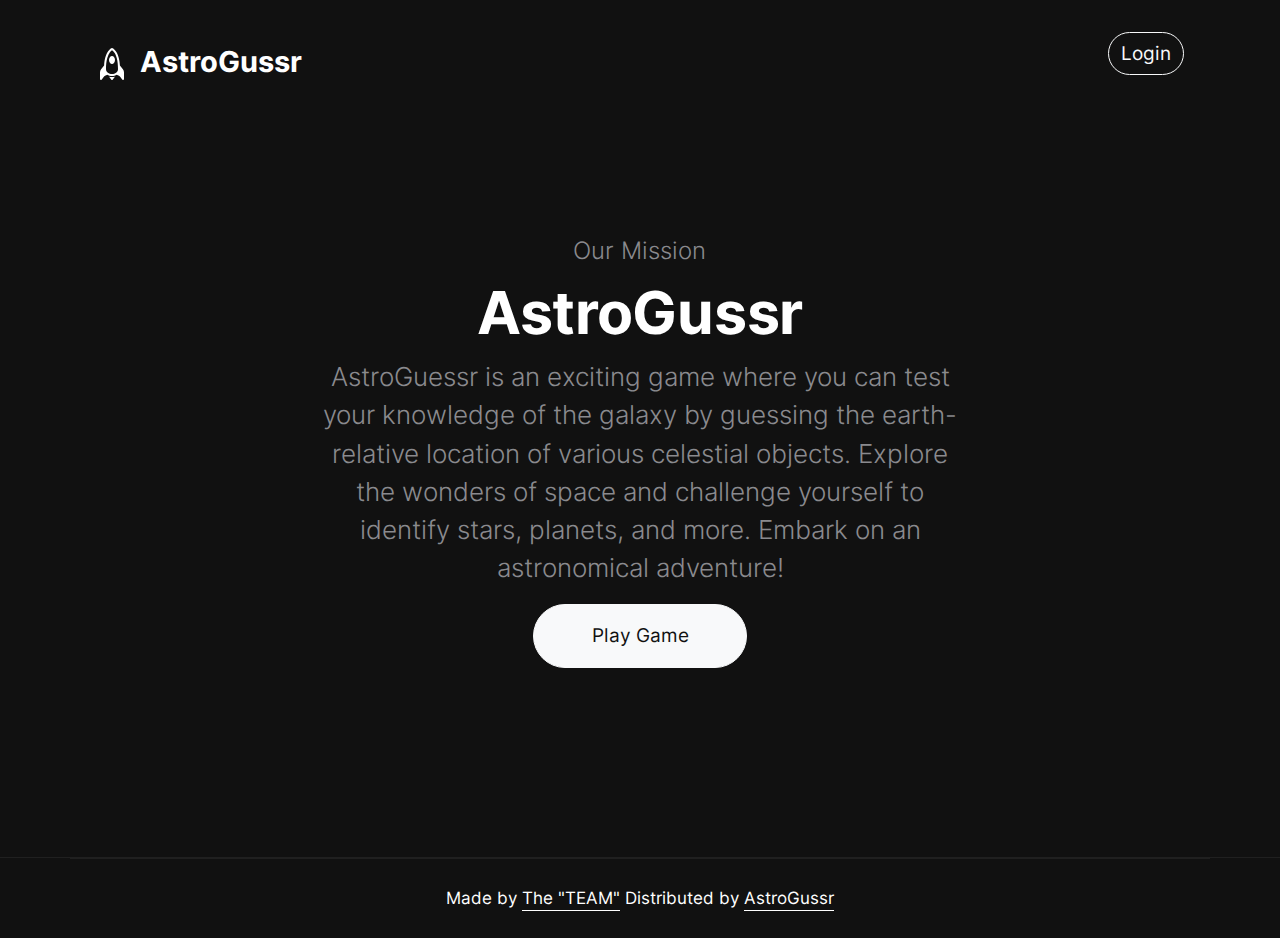
<file: frontend/index.html>
<!doctype html>
<html class="h-100" lang="en">

<head>
  <meta charset="utf-8">
  <meta name="viewport" content="width=device-width,initial-scale=1,shrink-to-fit=no">
  <meta name="description" content="A well made and handcrafted Bootstrap 5 template">
  <link rel="apple-touch-icon" sizes="180x180" href="img/rocket.svg">
  <link rel="icon" type="image/png" sizes="32x32" href="img/favicon-32x32.png">
  <link rel="icon" type="image/png" sizes="16x16" href="img/favicon-16x16.png">
  <link rel="icon" type="image/png" sizes="96x96" href="img/favicon.png">
  <meta name="author" content="The TEAM">
  <meta name="generator" content="A space guessing game">
  <meta name="HandheldFriendly" content="true">
  <title>AstroGussr - A space guessing game.</title>
  <link rel="stylesheet" href="css/theme.min.css">

  <style>
    /* inter-300 - latin */
    @font-face {
      font-family: 'Inter';
      font-style: normal;
      font-weight: 300;
      font-display: swap;
      src: local(''),
        url('fonts/inter-v12-latin-300.woff2') format('woff2'),
        /* Chrome 26+, Opera 23+, Firefox 39+ */
        url('fonts/inter-v12-latin-300.woff') format('woff');
      /* Chrome 6+, Firefox 3.6+, IE 9+, Safari 5.1+ */
    }

    /* inter-400 - latin */
    @font-face {
      font-family: 'Inter';
      font-style: normal;
      font-weight: 400;
      font-display: swap;
      src: local(''),
        url('fonts/inter-v12-latin-regular.woff2') format('woff2'),
        /* Chrome 26+, Opera 23+, Firefox 39+ */
        url('fonts/inter-v12-latin-regular.woff') format('woff');
      /* Chrome 6+, Firefox 3.6+, IE 9+, Safari 5.1+ */
    }

    @font-face {
      font-family: 'Inter';
      font-style: normal;
      font-weight: 500;
      font-display: swap;
      src: local(''),
        url('fonts/inter-v12-latin-500.woff2') format('woff2'),
        /* Chrome 26+, Opera 23+, Firefox 39+ */
        url('fonts/inter-v12-latin-500.woff') format('woff');
      /* Chrome 6+, Firefox 3.6+, IE 9+, Safari 5.1+ */
    }

    @font-face {
      font-family: 'Inter';
      font-style: normal;
      font-weight: 700;
      font-display: swap;
      src: local(''),
        url('fonts/inter-v12-latin-700.woff2') format('woff2'),
        /* Chrome 26+, Opera 23+, Firefox 39+ */
        url('fonts/inter-v12-latin-700.woff') format('woff');
      /* Chrome 6+, Firefox 3.6+, IE 9+, Safari 5.1+ */
    }
  </style>

</head>

<body class="bg-black text-white mt-0" data-bs-spy="scroll" data-bs-target="#navScroll">

  <nav id="navScroll" class="navbar navbar-dark bg-black fixed-top px-vw-5" tabindex="0">
    <div class="container">
      <a class="navbar-brand pe-md-4 fs-4 col-12 col-md-auto text-center" href="/">
        <svg xmlns="http://www.w3.org/2000/svg" width="32" height="32" fill="currentColor" class="bi bi-rocket"
          viewBox="0 0 16 16">
          <path d="M8 8c.828 0 1.5-.895 1.5-2S8.828 4 8 4s-1.5.895-1.5 2S7.172 8 8 8" />
          <path
            d="M11.953 8.81c-.195-3.388-.968-5.507-1.777-6.819C9.707 1.233 9.23.751 8.857.454a3.5 3.5 0 0 0-.463-.315A2 2 0 0 0 8.25.064.55.55 0 0 0 8 0a.55.55 0 0 0-.266.073 2 2 0 0 0-.142.08 4 4 0 0 0-.459.33c-.37.308-.844.803-1.31 1.57-.805 1.322-1.577 3.433-1.774 6.756l-1.497 1.826-.004.005A2.5 2.5 0 0 0 2 12.202V15.5a.5.5 0 0 0 .9.3l1.125-1.5c.166-.222.42-.4.752-.57.214-.108.414-.192.625-.281l.198-.084c.7.428 1.55.635 2.4.635s1.7-.207 2.4-.635q.1.044.196.083c.213.09.413.174.627.282.332.17.586.348.752.57l1.125 1.5a.5.5 0 0 0 .9-.3v-3.298a2.5 2.5 0 0 0-.548-1.562zM12 10.445v.055c0 .866-.284 1.585-.75 2.14.146.064.292.13.425.199.39.197.8.46 1.1.86L13 14v-1.798a1.5 1.5 0 0 0-.327-.935zM4.75 12.64C4.284 12.085 4 11.366 4 10.5v-.054l-.673.82a1.5 1.5 0 0 0-.327.936V14l.225-.3c.3-.4.71-.664 1.1-.861.133-.068.279-.135.425-.199M8.009 1.073q.096.06.226.163c.284.226.683.621 1.09 1.28C10.137 3.836 11 6.237 11 10.5c0 .858-.374 1.48-.943 1.893C9.517 12.786 8.781 13 8 13s-1.517-.214-2.057-.607C5.373 11.979 5 11.358 5 10.5c0-4.182.86-6.586 1.677-7.928.409-.67.81-1.082 1.096-1.32q.136-.113.236-.18Z" />
          <path d="M9.479 14.361c-.48.093-.98.139-1.479.139s-.999-.046-1.479-.139L7.6 15.8a.5.5 0 0 0 .8 0z" />
        </svg>
        <span class="ms-md-1 mt-1 fw-bolder me-md-5">AstroGussr</span>
      </a>

      <a href="/login" aria-label="Login" target="_self">
        <p class="btn btn-outline-light">Login</p>
      </a>


    </div>
  </nav>

  <main>
    <div class="w-100 overflow-hidden position-relative bg-black text-white" data-aos="fade">
      <div class="position-absolute w-100 h-100 bg-black opacity-75 top-0 start-0"></div>
      <div class="container py-vh-4 position-relative mt-5 px-vw-5 text-center">
        <div class="row d-flex align-items-center justify-content-center py-vh-5">
          <div class="col-12 col-xl-10">
            <span class="h5 text-secondary fw-lighter">Our Mission</span>
            <h1 class="display-huge mt-3 mb-3 lh-1">AstroGussr</h1>
          </div>
          <div class="col-12 col-xl-8">
            <p class="lead text-secondary">AstroGuessr is an exciting game where you can test your knowledge of the galaxy by guessing the earth-relative location of various celestial objects. Explore the wonders of space and challenge yourself to identify stars, planets, and more. Embark on an astronomical adventure!</p>
          </div>
          <div class="col-12 text-center">
            <b><a href="#" class="btn btn-xl btn-light" onclick="location.assign('/game_selector')">Play Game</a></b>
          </div>
        </div>
      </div>
    </div>
  </main>

  <footer class="bg-black border-top border-dark">
    <div class="container text-center small py-vh-2 border-top border-dark">Made by
      <a class="link-fancy link-fancy-light" target="_blank">The "TEAM"</a>
      Distributed by <a class="link-fancy link-fancy-light" target="_blank">AstroGussr</a>
    </div>
  </footer>

  <script src="js/bootstrap.bundle.min.js"></script>
  <script src="js/aos.js"></script>
  <script>
    AOS.init({
      duration: 800, // values from 0 to 3000, with step 50ms
    });
  </script>
  <script>
    let scrollpos = window.scrollY;
    const header = document.querySelector(".navbar");
    const header_height = header.offsetHeight;

    const add_class_on_scroll = () => header.classList.add("scrolled", "shadow-sm");
    const remove_class_on_scroll = () => header.classList.remove("scrolled", "shadow-sm");

    window.addEventListener('scroll', function () {
      scrollpos = window.scrollY;

      if (scrollpos >= header_height) { add_class_on_scroll(); }
      else { remove_class_on_scroll(); }

      console.log(scrollpos);
    })
  </script>

</body>

</html>
</file>
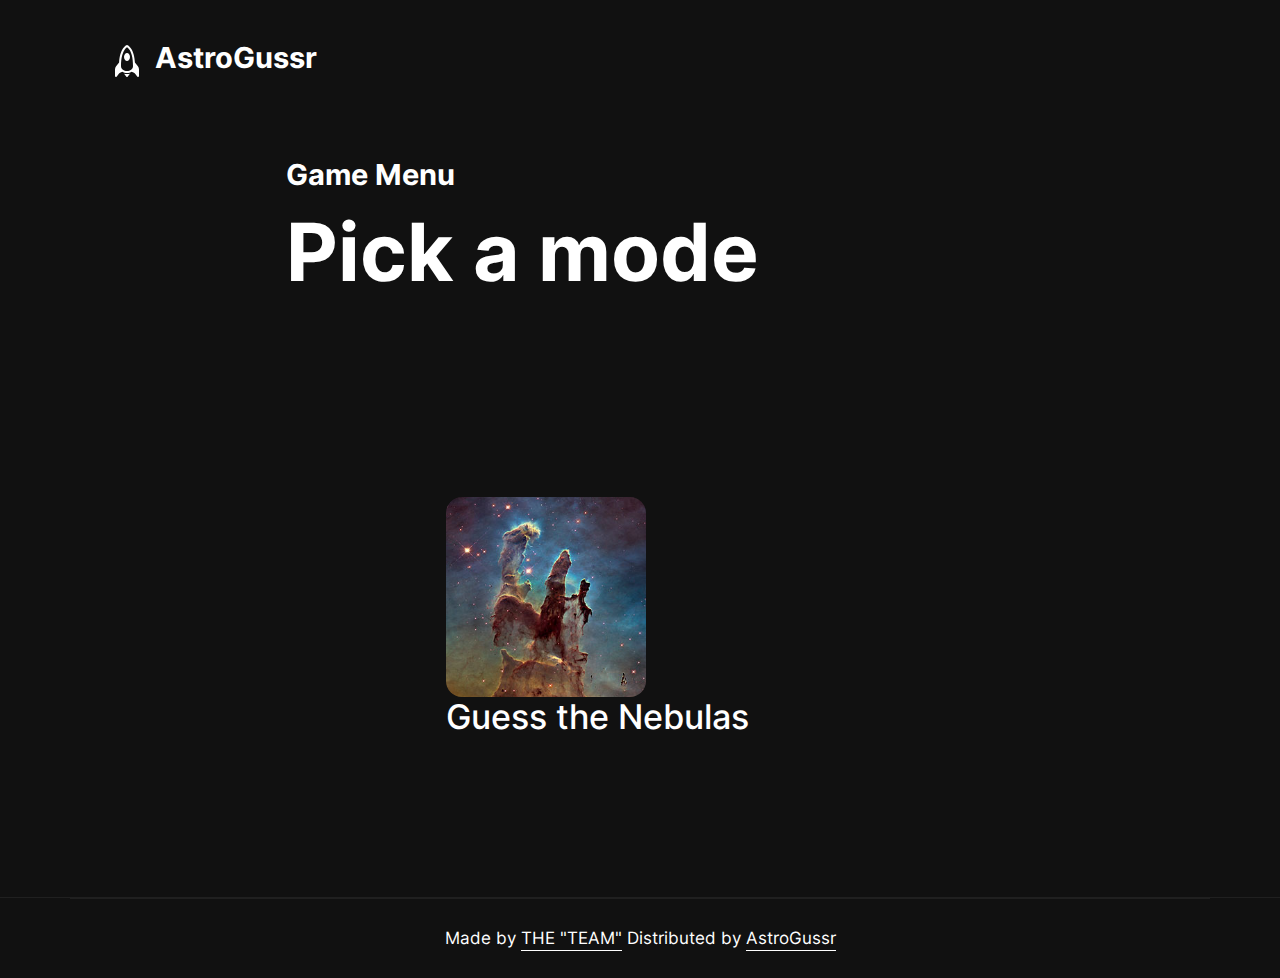
<file: frontend/game_selector.html>
<!doctype html>
<html class="h-100" lang="en">

<head>
  <meta charset="utf-8">

  <link rel="stylesheet" href="https://cdn.jsdelivr.net/npm/bootstrap@4.0.0/dist/css/bootstrap.min.css"
    integrity="sha384-Gn5384xqQ1aoWXA+058RXPxPg6fy4IWvTNh0E263XmFcJlSAwiGgFAW/dAiS6JXm" crossorigin="anonymous">
  <script src="https://code.jquery.com/jquery-3.2.1.slim.min.js"
    integrity="sha384-KJ3o2DKtIkvYIK3UENzmM7KCkRr/rE9/Qpg6aAZGJwFDMVNA/GpGFF93hXpG5KkN"
    crossorigin="anonymous"></script>
  <script src="https://cdn.jsdelivr.net/npm/popper.js@1.12.9/dist/umd/popper.min.js"
    integrity="sha384-ApNbgh9B+Y1QKtv3Rn7W3mgPxhU9K/ScQsAP7hUibX39j7fakFPskvXusvfa0b4Q"
    crossorigin="anonymous"></script>
  <script src="https://cdn.jsdelivr.net/npm/bootstrap@4.0.0/dist/js/bootstrap.min.js"
    integrity="sha384-JZR6Spejh4U02d8jOt6vLEHfe/JQGiRRSQQxSfFWpi1MquVdAyjUar5+76PVCmYl"
    crossorigin="anonymous"></script>
  <meta name="viewport" content="width=device-width,initial-scale=1,shrink-to-fit=no">
  <meta name="description" content="A well made and handcrafted Bootstrap 5 template">
  <link rel="apple-touch-icon" sizes="180x180" href="img/rocket.svg">
  <link rel="icon" type="image/png" sizes="32x32" href="img/favicon-32x32.png">
  <link rel="icon" type="image/png" sizes="16x16" href="img/favicon-16x16.png">
  <link rel="icon" type="image/png" sizes="96x96" href="img/favicon.png">
  <meta name="author" content="THE TEAM">
  <meta name="generator" content="A space guessing game">
  <meta name="HandheldFriendly" content="true">
  <title>AstroGussr - A space guessing game.</title>
  <link rel="stylesheet" href="css/theme.min.css">

  <style>
    .hover_div:hover {
      scale: 1.1;
      color: turquoise;
    }
    /* inter-300 - latin */
    @font-face {
      font-family: 'Inter';
      font-style: normal;
      font-weight: 300;
      font-display: swap;
      src: local(''),
        url('fonts/inter-v12-latin-300.woff2') format('woff2'),
        /* Chrome 26+, Opera 23+, Firefox 39+ */
        url('fonts/inter-v12-latin-300.woff') format('woff');
      /* Chrome 6+, Firefox 3.6+, IE 9+, Safari 5.1+ */
    }

    /* inter-400 - latin */
    @font-face {
      font-family: 'Inter';
      font-style: normal;
      font-weight: 400;
      font-display: swap;
      src: local(''),
        url('fonts/inter-v12-latin-regular.woff2') format('woff2'),
        /* Chrome 26+, Opera 23+, Firefox 39+ */
        url('fonts/inter-v12-latin-regular.woff') format('woff');
      /* Chrome 6+, Firefox 3.6+, IE 9+, Safari 5.1+ */
    }

    @font-face {
      font-family: 'Inter';
      font-style: normal;
      font-weight: 500;
      font-display: swap;
      src: local(''),
        url('fonts/inter-v12-latin-500.woff2') format('woff2'),
        /* Chrome 26+, Opera 23+, Firefox 39+ */
        url('fonts/inter-v12-latin-500.woff') format('woff');
      /* Chrome 6+, Firefox 3.6+, IE 9+, Safari 5.1+ */
    }

    @font-face {
      font-family: 'Inter';
      font-style: normal;
      font-weight: 700;
      font-display: swap;
      src: local(''),
        url('fonts/inter-v12-latin-700.woff2') format('woff2'),
        /* Chrome 26+, Opera 23+, Firefox 39+ */
        url('fonts/inter-v12-latin-700.woff') format('woff');
      /* Chrome 6+, Firefox 3.6+, IE 9+, Safari 5.1+ */
    }

    .image-container {
      position: relative;
      width: 300px;
      /* Adjust as needed */
    }

    .overlay {
      position: absolute;
      top: 0;
      bottom: 0;
      left: 0;
      right: 0;
      background-color: rgba(0, 0, 0, 0.5);
      /* Adjust opacity as needed */
      color: white;
      visibility: hidden;
      opacity: 0;
      transition: opacity 0.5s;
    }

    .image-container:hover .overlay {
      visibility: visible;
      opacity: 1;
    }

    .text {
      position: absolute;
      top: 50%;
      left: 50%;
      transform: translate(-50%, -50%);
    }
  </style>
</head>

<body class="bg-black text-white mt-0" data-bs-spy="scroll" data-bs-target="#navScroll">
  <nav id="navScroll" class="navbar navbar-dark bg-black fixed-top px-vw-5" tabindex="0">
    <div class="container">
      <a class="navbar-brand pe-md-4 fs-4 col-12 col-md-auto text-center" href="/">
        <svg xmlns="http://www.w3.org/2000/svg" width="32" height="32" fill="currentColor" class="bi bi-rocket"
          viewBox="0 0 16 16">
          <path d="M8 8c.828 0 1.5-.895 1.5-2S8.828 4 8 4s-1.5.895-1.5 2S7.172 8 8 8" />
          <path
            d="M11.953 8.81c-.195-3.388-.968-5.507-1.777-6.819C9.707 1.233 9.23.751 8.857.454a3.5 3.5 0 0 0-.463-.315A2 2 0 0 0 8.25.064.55.55 0 0 0 8 0a.55.55 0 0 0-.266.073 2 2 0 0 0-.142.08 4 4 0 0 0-.459.33c-.37.308-.844.803-1.31 1.57-.805 1.322-1.577 3.433-1.774 6.756l-1.497 1.826-.004.005A2.5 2.5 0 0 0 2 12.202V15.5a.5.5 0 0 0 .9.3l1.125-1.5c.166-.222.42-.4.752-.57.214-.108.414-.192.625-.281l.198-.084c.7.428 1.55.635 2.4.635s1.7-.207 2.4-.635q.1.044.196.083c.213.09.413.174.627.282.332.17.586.348.752.57l1.125 1.5a.5.5 0 0 0 .9-.3v-3.298a2.5 2.5 0 0 0-.548-1.562zM12 10.445v.055c0 .866-.284 1.585-.75 2.14.146.064.292.13.425.199.39.197.8.46 1.1.86L13 14v-1.798a1.5 1.5 0 0 0-.327-.935zM4.75 12.64C4.284 12.085 4 11.366 4 10.5v-.054l-.673.82a1.5 1.5 0 0 0-.327.936V14l.225-.3c.3-.4.71-.664 1.1-.861.133-.068.279-.135.425-.199M8.009 1.073q.096.06.226.163c.284.226.683.621 1.09 1.28C10.137 3.836 11 6.237 11 10.5c0 .858-.374 1.48-.943 1.893C9.517 12.786 8.781 13 8 13s-1.517-.214-2.057-.607C5.373 11.979 5 11.358 5 10.5c0-4.182.86-6.586 1.677-7.928.409-.67.81-1.082 1.096-1.32q.136-.113.236-.18Z" />
          <path d="M9.479 14.361c-.48.093-.98.139-1.479.139s-.999-.046-1.479-.139L7.6 15.8a.5.5 0 0 0 .8 0z" />
        </svg>
        <span class="ms-md-1 mt-1 fw-bolder me-md-5">AstroGussr</span>
      </a>

    </div>
  </nav>
  <main>
    <div class="container">
      <div class="row d-flex justify-content-center py-vh-5 pb-0">
        <div class="col-12 col-lg-10 col-xl-8">
          <div class="row">
            <div class="col-12">
              <h1 class="display-1 fw-bold">
                <span class="fs-4">Game Menu</span><br>
                Pick a mode
              </h1>
              <br>
              <div style="margin:10rem">
                <div class="hover_div" onclick="location.assign('game_window')">
                  <img src="img/nebula.jpeg" alt="game-menu" width="200px" height="200px" style="border-radius: 1rem;">
                  <h3>Guess the Nebulas</h3>
                </div>
              </div>
            </div>
          </div>
        </div>
      </div>
    </div>
  </main>

  <footer class="bg-black border-top border-dark">
    <div class="container text-center small py-vh-2 border-top border-dark">Made by
      <a class="link-fancy link-fancy-light" target="_blank">THE "TEAM"</a>
      Distributed by <a class="link-fancy link-fancy-light" target="_blank">AstroGussr</a>
    </div>
  </footer>

  <script src="js/bootstrap.bundle.min.js"></script>
  <script src="js/aos.js"></script>
  <script>
    AOS.init({
      duration: 800, // values from 0 to 3000, with step 50ms
    });
  </script>
  <script>
    let scrollpos = window.scrollY;
    const header = document.querySelector(".navbar");
    const header_height = header.offsetHeight;

    const add_class_on_scroll = () => header.classList.add("scrolled", "shadow-sm");
    const remove_class_on_scroll = () => header.classList.remove("scrolled", "shadow-sm");

    window.addEventListener('scroll', function () {
      scrollpos = window.scrollY;

      if (scrollpos >= header_height) { add_class_on_scroll(); }
      else { remove_class_on_scroll(); }

      console.log(scrollpos);
    })
  </script>

</body>

</html>
</file>
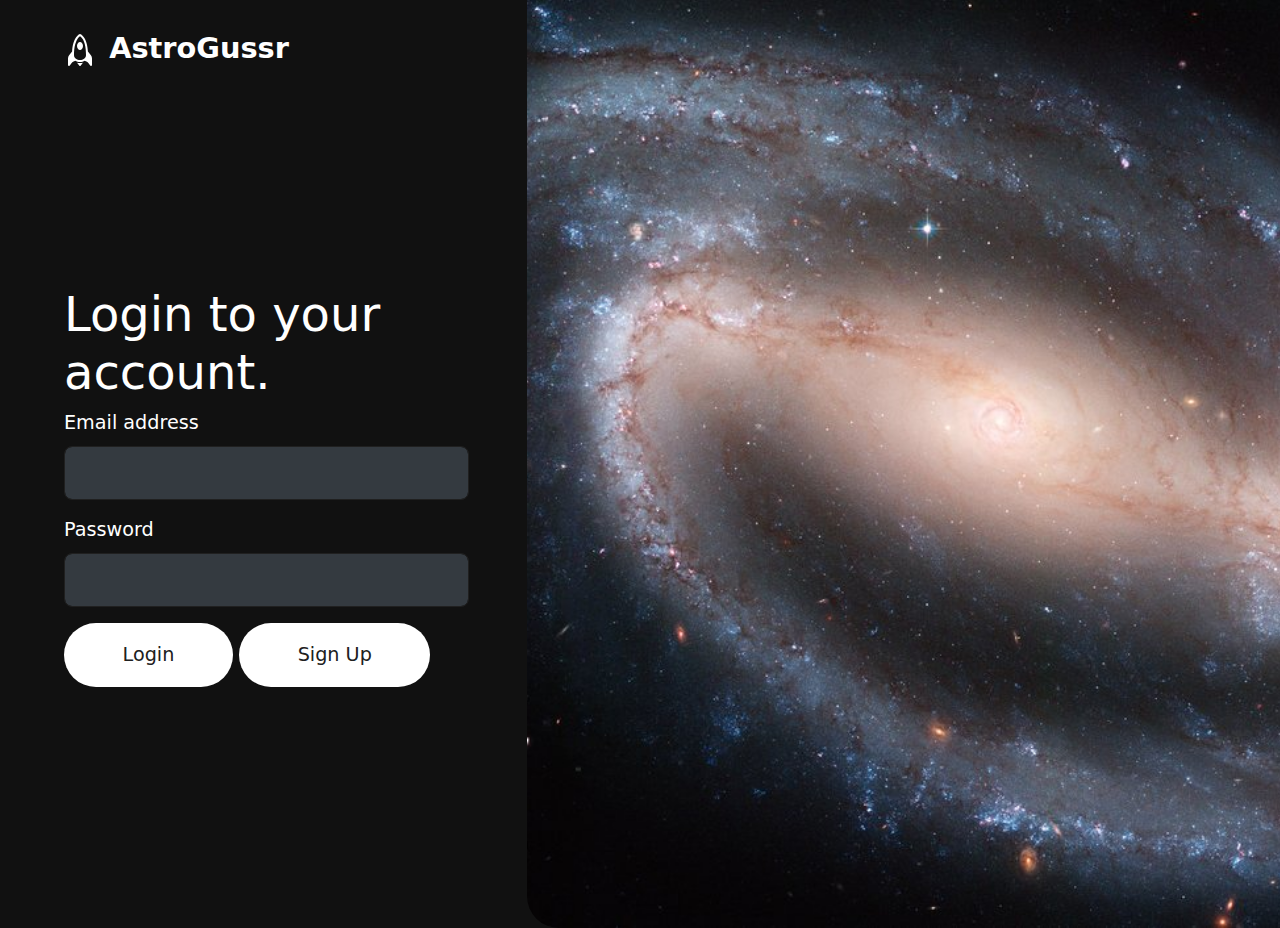
<file: frontend/login.html>
<!doctype html>
<html class="h-100" lang="en">

<head>
  <meta charset="utf-8">
  <meta name="viewport" content="width=device-width,initial-scale=1,shrink-to-fit=no">
  <meta name="description" content="A well made and handcrafted Bootstrap 5 template">
  <link rel="apple-touch-icon" sizes="180x180" href="img/apple-touch-icon.png">
  <link rel="icon" type="image/png" sizes="32x32" href="img/favicon-32x32.png">
  <link rel="icon" type="image/png" sizes="16x16" href="img/favicon-16x16.png">
  <link rel="icon" type="image/png" sizes="96x96" href="img/favicon.png">
  <meta name="author" content="The TEAM">
  <meta name="generator" content="A space guessing game.">
  <meta name="HandheldFriendly" content="true">
  <title>Register a new account</title>
  <link rel="stylesheet" href="css/theme.min.css">
</head>

<body class="d-flex h-100 w-100 bg-black text-white" data-bs-spy="scroll" data-bs-target="#navScroll">

  <div class="h-100 container-fluid">
    <div class="h-100 row d-flex align-items-stretch">

      <div class="col-12 col-md-7 col-lg-6 col-xl-5 d-flex align-items-start flex-column px-vw-5">

        <header class="mb-auto py-vh-2 col-12">
          <a class="navbar-brand pe-md-4 fs-4 col-12 col-md-auto text-center" href="/">
            <svg xmlns="http://www.w3.org/2000/svg" width="32" height="32" fill="currentColor" class="bi bi-rocket"
              viewBox="0 0 16 16">
              <path d="M8 8c.828 0 1.5-.895 1.5-2S8.828 4 8 4s-1.5.895-1.5 2S7.172 8 8 8" />
              <path
                d="M11.953 8.81c-.195-3.388-.968-5.507-1.777-6.819C9.707 1.233 9.23.751 8.857.454a3.5 3.5 0 0 0-.463-.315A2 2 0 0 0 8.25.064.55.55 0 0 0 8 0a.55.55 0 0 0-.266.073 2 2 0 0 0-.142.08 4 4 0 0 0-.459.33c-.37.308-.844.803-1.31 1.57-.805 1.322-1.577 3.433-1.774 6.756l-1.497 1.826-.004.005A2.5 2.5 0 0 0 2 12.202V15.5a.5.5 0 0 0 .9.3l1.125-1.5c.166-.222.42-.4.752-.57.214-.108.414-.192.625-.281l.198-.084c.7.428 1.55.635 2.4.635s1.7-.207 2.4-.635q.1.044.196.083c.213.09.413.174.627.282.332.17.586.348.752.57l1.125 1.5a.5.5 0 0 0 .9-.3v-3.298a2.5 2.5 0 0 0-.548-1.562zM12 10.445v.055c0 .866-.284 1.585-.75 2.14.146.064.292.13.425.199.39.197.8.46 1.1.86L13 14v-1.798a1.5 1.5 0 0 0-.327-.935zM4.75 12.64C4.284 12.085 4 11.366 4 10.5v-.054l-.673.82a1.5 1.5 0 0 0-.327.936V14l.225-.3c.3-.4.71-.664 1.1-.861.133-.068.279-.135.425-.199M8.009 1.073q.096.06.226.163c.284.226.683.621 1.09 1.28C10.137 3.836 11 6.237 11 10.5c0 .858-.374 1.48-.943 1.893C9.517 12.786 8.781 13 8 13s-1.517-.214-2.057-.607C5.373 11.979 5 11.358 5 10.5c0-4.182.86-6.586 1.677-7.928.409-.67.81-1.082 1.096-1.32q.136-.113.236-.18Z" />
              <path d="M9.479 14.361c-.48.093-.98.139-1.479.139s-.999-.046-1.479-.139L7.6 15.8a.5.5 0 0 0 .8 0z" />
            </svg>
            <span class="ms-md-1 mt-1 fw-bolder me-md-5">AstroGussr</span>
          </a>

        </header>
        <main class="mb-auto col-12">
          <h1>Login to your account.</h1>
          <form class="row">
            <div class="col-12">
              <div class="mb-3">
                <label for="exampleInputEmail1" class="form-label">Email address</label>
                <input type="email" class="form-control form-control-lg bg-gray-800 border-dark" id="exampleInputEmail1">
              </div>
              <div class="mb-3">
                <label for="exampleInputPassword1" class="form-label">Password</label>
                <input type="password" class="form-control form-control-lg bg-gray-800 border-dark">
              </div>

              <button type="submit" class="btn btn-white btn-xl mb-4">Login</button>
              <button class="btn btn-white btn-xl mb-4" onclick="location.assign('/signup')" type="button">Sign Up</button>

            </div>

          </form>

        </main>
      </div>

      <div class="col-12 col-md-5 col-lg-6 col-xl-7 gradient">
        <img src="img/galaxy.jpg" style="width: 61rem; height: 60rem; margin: -2rem; object-fit: cover; object-position: center; border-radius: 2rem;" alt="">
      </div>

    </div>

  </div>
</body>

</html>
</file>
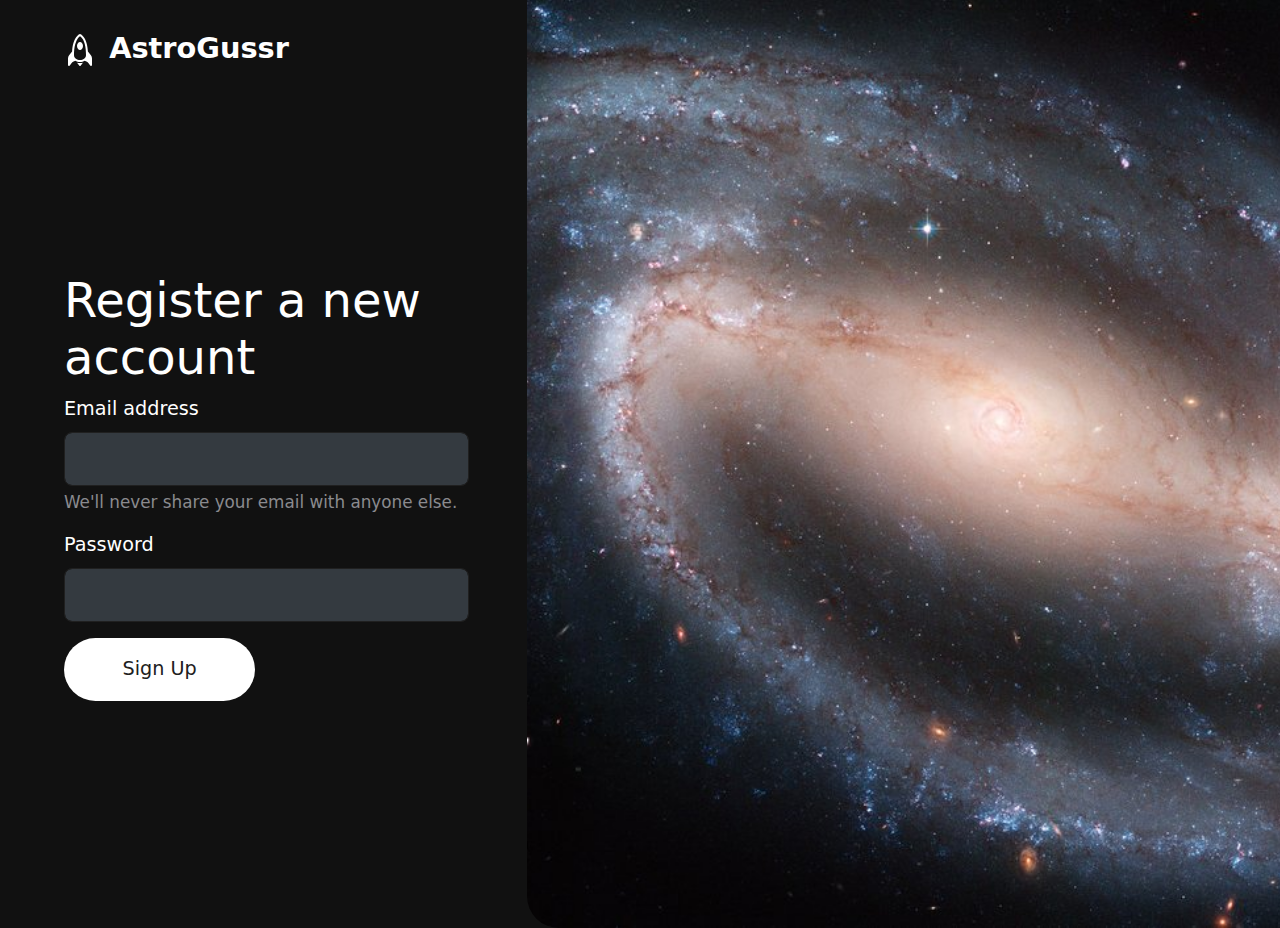
<file: frontend/signup.html>
<!doctype html>
<html class="h-100" lang="en">

<head>
  <meta charset="utf-8">
  <meta name="viewport" content="width=device-width,initial-scale=1,shrink-to-fit=no">
  <meta name="description" content="A well made and handcrafted Bootstrap 5 template">
  <link rel="apple-touch-icon" sizes="180x180" href="img/apple-touch-icon.png">
  <link rel="icon" type="image/png" sizes="32x32" href="img/favicon-32x32.png">
  <link rel="icon" type="image/png" sizes="16x16" href="img/favicon-16x16.png">
  <link rel="icon" type="image/png" sizes="96x96" href="img/favicon.png">
  <meta name="author" content="The TEAM">
  <meta name="generator" content="A space guessing game.">
  <meta name="HandheldFriendly" content="true">
  <title>Register a new account</title>
  <link rel="stylesheet" href="css/theme.min.css">
</head>

<body class="d-flex h-100 w-100 bg-black text-white" data-bs-spy="scroll" data-bs-target="#navScroll">

  <div class="h-100 container-fluid">
    <div class="h-100 row d-flex align-items-stretch">

      <div class="col-12 col-md-7 col-lg-6 col-xl-5 d-flex align-items-start flex-column px-vw-5">

        <header class="mb-auto py-vh-2 col-12">
          <a class="navbar-brand pe-md-4 fs-4 col-12 col-md-auto text-center" href="/">
            <svg xmlns="http://www.w3.org/2000/svg" width="32" height="32" fill="currentColor" class="bi bi-rocket"
              viewBox="0 0 16 16">
              <path d="M8 8c.828 0 1.5-.895 1.5-2S8.828 4 8 4s-1.5.895-1.5 2S7.172 8 8 8" />
              <path
                d="M11.953 8.81c-.195-3.388-.968-5.507-1.777-6.819C9.707 1.233 9.23.751 8.857.454a3.5 3.5 0 0 0-.463-.315A2 2 0 0 0 8.25.064.55.55 0 0 0 8 0a.55.55 0 0 0-.266.073 2 2 0 0 0-.142.08 4 4 0 0 0-.459.33c-.37.308-.844.803-1.31 1.57-.805 1.322-1.577 3.433-1.774 6.756l-1.497 1.826-.004.005A2.5 2.5 0 0 0 2 12.202V15.5a.5.5 0 0 0 .9.3l1.125-1.5c.166-.222.42-.4.752-.57.214-.108.414-.192.625-.281l.198-.084c.7.428 1.55.635 2.4.635s1.7-.207 2.4-.635q.1.044.196.083c.213.09.413.174.627.282.332.17.586.348.752.57l1.125 1.5a.5.5 0 0 0 .9-.3v-3.298a2.5 2.5 0 0 0-.548-1.562zM12 10.445v.055c0 .866-.284 1.585-.75 2.14.146.064.292.13.425.199.39.197.8.46 1.1.86L13 14v-1.798a1.5 1.5 0 0 0-.327-.935zM4.75 12.64C4.284 12.085 4 11.366 4 10.5v-.054l-.673.82a1.5 1.5 0 0 0-.327.936V14l.225-.3c.3-.4.71-.664 1.1-.861.133-.068.279-.135.425-.199M8.009 1.073q.096.06.226.163c.284.226.683.621 1.09 1.28C10.137 3.836 11 6.237 11 10.5c0 .858-.374 1.48-.943 1.893C9.517 12.786 8.781 13 8 13s-1.517-.214-2.057-.607C5.373 11.979 5 11.358 5 10.5c0-4.182.86-6.586 1.677-7.928.409-.67.81-1.082 1.096-1.32q.136-.113.236-.18Z" />
              <path d="M9.479 14.361c-.48.093-.98.139-1.479.139s-.999-.046-1.479-.139L7.6 15.8a.5.5 0 0 0 .8 0z" />
            </svg>
            <span class="ms-md-1 mt-1 fw-bolder me-md-5">AstroGussr</span>
          </a>

        </header>
        <main class="mb-auto col-12">
          <h1>Register a new account</h1>

          <form class="row">
            <div class="col-12">
              <div class="mb-3">
                <label for="exampleInputEmail1" class="form-label">Email address</label>
                <input type="email" class="form-control form-control-lg bg-gray-800 border-dark" id="exampleInputEmail1"
                  aria-describedby="emailHelp">
                <div id="emailHelp" class="form-text">We'll never share your email with anyone else.</div>
              </div>
              <div class="mb-3">
                <label for="exampleInputPassword1" class="form-label">Password</label>
                <input type="password" class="form-control form-control-lg bg-gray-800 border-dark"
                  id="exampleInputPassword1">
              </div>
              <button type="submit" class="btn btn-white btn-xl mb-4">Sign Up</button>
            </div>
          </form>

        </main>
      </div>

      <div class="col-12 col-md-5 col-lg-6 col-xl-7 gradient">
        <img src="img/galaxy.jpg"
          style="width: 61rem; height: 60rem; margin: -2rem; object-fit: cover; object-position: center; border-radius: 2rem;"
          alt="">
      </div>
    </div>
  </div>
</body>

</html>
</file>
<file: frontend/css/theme.min.css>
/*!
   * Bootstrap  v5.2.1 (https://getbootstrap.com/)
   * Copyright 2011-2022 The Bootstrap Authors
   * Copyright 2011-2022 Twitter, Inc.
   * Licensed under MIT (https://github.com/twbs/bootstrap/blob/main/LICENSE)
   */:root{--bs-blue:#1717e5;--bs-indigo:#6610f2;--bs-purple:#6f42c1;--bs-pink:#d63384;--bs-red:#dc3545;--bs-orange:#fd7e14;--bs-yellow:#ffc107;--bs-green:#198754;--bs-teal:#20c997;--bs-cyan:#0dcaf0;--bs-white:#fff;--bs-gray:#8a8a8e;--bs-gray-dark:#343a40;--bs-gray-100:#f8f9fa;--bs-gray-200:#e9ecef;--bs-gray-300:#dee2e6;--bs-gray-400:#ced4da;--bs-gray-500:#adb5bd;--bs-gray-600:#8a8a8e;--bs-gray-700:#495057;--bs-gray-800:#343a40;--bs-gray-900:#202020;--bs-primary:#1717e5;--bs-secondary:#8a8a8e;--bs-success:#198754;--bs-info:#0dcaf0;--bs-warning:#ffc107;--bs-danger:#dc3545;--bs-light:#f8f9fa;--bs-dark:#202020;--bs-primary-rgb:23,23,229;--bs-secondary-rgb:138,138,142;--bs-success-rgb:25,135,84;--bs-info-rgb:13,202,240;--bs-warning-rgb:255,193,7;--bs-danger-rgb:220,53,69;--bs-light-rgb:248,249,250;--bs-dark-rgb:32,32,32;--bs-white-rgb:255,255,255;--bs-black-rgb:17,17,17;--bs-body-color-rgb:32,32,32;--bs-body-bg-rgb:255,255,255;--bs-font-sans-serif:"Inter",system-ui,-apple-system,"Segoe UI",Roboto,"Helvetica Neue",Arial,"Noto Sans",sans-serif,"Apple Color Emoji","Segoe UI Emoji","Segoe UI Symbol","Noto Color Emoji";--bs-font-monospace:SFMono-Regular,Menlo,Monaco,Consolas,"Liberation Mono","Courier New",monospace;--bs-gradient:linear-gradient(180deg, rgba(255, 255, 255, 0.15), rgba(255, 255, 255, 0));--bs-body-font-family:var(--bs-font-sans-serif);--bs-body-font-size:1.2rem;--bs-body-font-weight:400;--bs-body-line-height:1.5;--bs-body-color:#202020;--bs-body-bg:#fff;--bs-border-width:1px;--bs-border-style:solid;--bs-border-color:#dee2e6;--bs-border-color-translucent:rgba(17, 17, 17, 0.175);--bs-border-radius:0.375rem;--bs-border-radius-sm:0.25rem;--bs-border-radius-lg:0.5rem;--bs-border-radius-xl:1rem;--bs-border-radius-2xl:2rem;--bs-border-radius-pill:50rem;--bs-link-color:#1717e5;--bs-link-hover-color:#1212b7;--bs-code-color:#d63384;--bs-highlight-bg:#fff3cd}*,::after,::before{box-sizing:border-box}@media (prefers-reduced-motion:no-preference){:root{scroll-behavior:smooth}}body{margin:0;font-family:var(--bs-body-font-family);font-size:var(--bs-body-font-size);font-weight:var(--bs-body-font-weight);line-height:var(--bs-body-line-height);color:var(--bs-body-color);text-align:var(--bs-body-text-align);background-color:var(--bs-body-bg);-webkit-text-size-adjust:100%;-webkit-tap-highlight-color:rgba(17,17,17,0)}.h1,.h2,.h3,.h4,.h5,.h6,h1,h2,h3,h4,h5,h6{margin-top:0;margin-bottom:.5rem;font-weight:500;line-height:1.2}.h1,h1{font-size:calc(1.425rem + 2.1vw)}@media (min-width:1200px){.h1,h1{font-size:3rem}}.h2,h2{font-size:calc(1.365rem + 1.38vw)}@media (min-width:1200px){.h2,h2{font-size:2.4rem}}.h3,h3{font-size:calc(1.335rem + 1.02vw)}@media (min-width:1200px){.h3,h3{font-size:2.1rem}}.h4,h4{font-size:calc(1.305rem + .66vw)}@media (min-width:1200px){.h4,h4{font-size:1.8rem}}.h5,h5{font-size:calc(1.275rem + .3vw)}@media (min-width:1200px){.h5,h5{font-size:1.5rem}}.h6,h6{font-size:1.2rem}p{margin-top:0;margin-bottom:1rem}address{margin-bottom:1rem;font-style:normal;line-height:inherit}ul{padding-left:2rem}ul{margin-top:0;margin-bottom:1rem}ul ul{margin-bottom:0}strong{font-weight:bolder}.small,small{font-size:.875em}a{color:var(--bs-link-color);text-decoration:underline}a:hover{color:var(--bs-link-hover-color)}a:not([href]):not([class]),a:not([href]):not([class]):hover{color:inherit;text-decoration:none}img,svg{vertical-align:middle}label{display:inline-block}button{border-radius:0}button:focus:not(:focus-visible){outline:0}button,input{margin:0;font-family:inherit;font-size:inherit;line-height:inherit}button{text-transform:none}[type=button],[type=submit],button{-webkit-appearance:button}[type=button]:not(:disabled),[type=submit]:not(:disabled),button:not(:disabled){cursor:pointer}::-moz-focus-inner{padding:0;border-style:none}::-webkit-datetime-edit-day-field,::-webkit-datetime-edit-fields-wrapper,::-webkit-datetime-edit-hour-field,::-webkit-datetime-edit-minute,::-webkit-datetime-edit-month-field,::-webkit-datetime-edit-text,::-webkit-datetime-edit-year-field{padding:0}::-webkit-inner-spin-button{height:auto}::-webkit-search-decoration{-webkit-appearance:none}::-webkit-color-swatch-wrapper{padding:0}::file-selector-button{font:inherit;-webkit-appearance:button}.lead{font-size:calc(1.2846rem + .4152vw);font-weight:300}@media (min-width:1200px){.lead{font-size:1.596rem}}.display-1{font-size:calc(1.625rem + 4.5vw);font-weight:300;line-height:1.2}@media (min-width:1200px){.display-1{font-size:5rem}}.display-4{font-size:calc(1.475rem + 2.7vw);font-weight:300;line-height:1.2}@media (min-width:1200px){.display-4{font-size:3.5rem}}.img-fluid{max-width:100%;height:auto}.container,.container-fluid{--bs-gutter-x:4vw;--bs-gutter-y:0;width:100%;padding-right:calc(var(--bs-gutter-x) * .5);padding-left:calc(var(--bs-gutter-x) * .5);margin-right:auto;margin-left:auto}@media (min-width:576px){.container{max-width:540px}}@media (min-width:768px){.container{max-width:720px}}@media (min-width:992px){.container{max-width:960px}}@media (min-width:1200px){.container{max-width:1140px}}@media (min-width:1680px){.container{max-width:1600px}}.row{--bs-gutter-x:4vw;--bs-gutter-y:0;display:flex;flex-wrap:wrap;margin-top:calc(-1 * var(--bs-gutter-y));margin-right:calc(-.5 * var(--bs-gutter-x));margin-left:calc(-.5 * var(--bs-gutter-x))}.row>*{flex-shrink:0;width:100%;max-width:100%;padding-right:calc(var(--bs-gutter-x) * .5);padding-left:calc(var(--bs-gutter-x) * .5);margin-top:var(--bs-gutter-y)}.col{flex:1 0 0%}.col-5{flex:0 0 auto;width:41.66667%}.col-6{flex:0 0 auto;width:50%}.col-12{flex:0 0 auto;width:100%}.offset-1{margin-left:8.33333%}.g-5,.gx-5{--bs-gutter-x:3rem}.g-5{--bs-gutter-y:3rem}@media (min-width:768px){.col-md-auto{flex:0 0 auto;width:auto}.col-md-5{flex:0 0 auto;width:41.66667%}.col-md-6{flex:0 0 auto;width:50%}.col-md-7{flex:0 0 auto;width:58.33333%}}@media (min-width:992px){.col-lg-3{flex:0 0 auto;width:25%}.col-lg-4{flex:0 0 auto;width:33.33333%}.col-lg-5{flex:0 0 auto;width:41.66667%}.col-lg-6{flex:0 0 auto;width:50%}.col-lg-7{flex:0 0 auto;width:58.33333%}.col-lg-10{flex:0 0 auto;width:83.33333%}.offset-lg-1{margin-left:8.33333%}}@media (min-width:1200px){.col-xl-5{flex:0 0 auto;width:41.66667%}.col-xl-7{flex:0 0 auto;width:58.33333%}.col-xl-8{flex:0 0 auto;width:66.66667%}.col-xl-9{flex:0 0 auto;width:75%}.col-xl-10{flex:0 0 auto;width:83.33333%}}.form-label{margin-bottom:.5rem}.form-text{margin-top:.25rem;font-size:.875em;color:#8a8a8e}.form-control{display:block;width:100%;padding:.375rem .75rem;font-size:1.2rem;font-weight:400;line-height:1.5;color:#202020;background-color:#fff;background-clip:padding-box;border:1px solid #ced4da;appearance:none;border-radius:.375rem;transition:border-color .15s ease-in-out,box-shadow .15s ease-in-out}@media (prefers-reduced-motion:reduce){.form-control{transition:none}}.form-control:focus{color:#202020;background-color:#fff;border-color:#8b8bf2;outline:0;box-shadow:0 0 0 .25rem rgba(23,23,229,.25)}.form-control::-webkit-date-and-time-value{height:1.5em}.form-control::placeholder{color:#8a8a8e;opacity:1}.form-control:disabled{background-color:#e9ecef;opacity:1}.form-control::file-selector-button{padding:.375rem .75rem;margin:-.375rem -.75rem;margin-inline-end:.75rem;color:#202020;background-color:#e9ecef;pointer-events:none;border-color:inherit;border-style:solid;border-width:0;border-inline-end-width:1px;border-radius:0;transition:color .15s ease-in-out,background-color .15s ease-in-out,border-color .15s ease-in-out,box-shadow .15s ease-in-out}@media (prefers-reduced-motion:reduce){.form-control::file-selector-button{transition:none}}.form-control:hover:not(:disabled):not([readonly])::file-selector-button{background-color:#dde0e3}.form-control-lg{min-height:calc(1.5em + 1rem + 2px);padding:.5rem 1rem;font-size:calc(1.275rem + .3vw);border-radius:.5rem}@media (min-width:1200px){.form-control-lg{font-size:1.5rem}}.form-control-lg::file-selector-button{padding:.5rem 1rem;margin:-.5rem -1rem;margin-inline-end:1rem}.form-check{display:block;min-height:1.8rem;padding-left:1.5em;margin-bottom:.125rem}.form-check .form-check-input{float:left;margin-left:-1.5em}.form-check-input{width:1em;height:1em;margin-top:.25em;vertical-align:top;background-color:#fff;background-repeat:no-repeat;background-position:center;background-size:contain;border:1px solid rgba(17,17,17,.25);appearance:none;print-color-adjust:exact}.form-check-input[type=checkbox]{border-radius:.25em}.form-check-input:active{filter:brightness(90%)}.form-check-input:focus{border-color:#8b8bf2;outline:0;box-shadow:0 0 0 .25rem rgba(23,23,229,.25)}.form-check-input:checked{background-color:#1717e5;border-color:#1717e5}.form-check-input:checked[type=checkbox]{background-image:url("data:image/svg+xml,%3csvg xmlns='http://www.w3.org/2000/svg' viewBox='0 0 20 20'%3e%3cpath fill='none' stroke='%23fff' stroke-linecap='round' stroke-linejoin='round' stroke-width='3' d='m6 10 3 3 6-6'/%3e%3c/svg%3e")}.form-check-input[type=checkbox]:indeterminate{background-color:#1717e5;border-color:#1717e5;background-image:url("data:image/svg+xml,%3csvg xmlns='http://www.w3.org/2000/svg' viewBox='0 0 20 20'%3e%3cpath fill='none' stroke='%23fff' stroke-linecap='round' stroke-linejoin='round' stroke-width='3' d='M6 10h8'/%3e%3c/svg%3e")}.form-check-input:disabled{pointer-events:none;filter:none;opacity:.5}.form-check-input:disabled~.form-check-label{cursor:default;opacity:.5}.btn{--bs-btn-padding-x:0.75rem;--bs-btn-padding-y:0.375rem;--bs-btn-font-size:1.2rem;--bs-btn-font-weight:400;--bs-btn-line-height:1.5;--bs-btn-color:#202020;--bs-btn-bg:transparent;--bs-btn-border-width:1px;--bs-btn-border-color:transparent;--bs-btn-border-radius:99rem;--bs-btn-hover-border-color:transparent;--bs-btn-box-shadow:inset 0 1px 0 rgba(255, 255, 255, 0.15),0 1px 1px rgba(17, 17, 17, 0.075);--bs-btn-disabled-opacity:0.65;--bs-btn-focus-box-shadow:0 0 0 0.25rem rgba(var(--bs-btn-focus-shadow-rgb), .5);display:inline-block;padding:var(--bs-btn-padding-y) var(--bs-btn-padding-x);font-family:var(--bs-btn-font-family);font-size:var(--bs-btn-font-size);font-weight:var(--bs-btn-font-weight);line-height:var(--bs-btn-line-height);color:var(--bs-btn-color);text-align:center;text-decoration:none;vertical-align:middle;cursor:pointer;user-select:none;border:var(--bs-btn-border-width) solid var(--bs-btn-border-color);border-radius:var(--bs-btn-border-radius);background-color:var(--bs-btn-bg);transition:color .15s ease-in-out,background-color .15s ease-in-out,border-color .15s ease-in-out,box-shadow .15s ease-in-out}@media (prefers-reduced-motion:reduce){.btn{transition:none}}.btn:first-child:hover,:not(.btn-check)+.btn:hover{color:var(--bs-btn-hover-color);background-color:var(--bs-btn-hover-bg);border-color:var(--bs-btn-hover-border-color)}.btn:focus-visible{color:var(--bs-btn-hover-color);background-color:var(--bs-btn-hover-bg);border-color:var(--bs-btn-hover-border-color);outline:0;box-shadow:var(--bs-btn-focus-box-shadow)}.btn.active,.btn.show,.btn:first-child:active,:not(.btn-check)+.btn:active{color:var(--bs-btn-active-color);background-color:var(--bs-btn-active-bg);border-color:var(--bs-btn-active-border-color)}.btn.active:focus-visible,.btn.show:focus-visible,.btn:first-child:active:focus-visible,:not(.btn-check)+.btn:active:focus-visible{box-shadow:var(--bs-btn-focus-box-shadow)}.btn:disabled{color:var(--bs-btn-disabled-color);pointer-events:none;background-color:var(--bs-btn-disabled-bg);border-color:var(--bs-btn-disabled-border-color);opacity:var(--bs-btn-disabled-opacity)}.btn-light{--bs-btn-color:#111;--bs-btn-bg:#f8f9fa;--bs-btn-border-color:#f8f9fa;--bs-btn-hover-color:#111;--bs-btn-hover-bg:#d3d4d5;--bs-btn-hover-border-color:#c6c7c8;--bs-btn-focus-shadow-rgb:213,214,215;--bs-btn-active-color:#111;--bs-btn-active-bg:#c6c7c8;--bs-btn-active-border-color:#babbbc;--bs-btn-active-shadow:inset 0 3px 5px rgba(17, 17, 17, 0.125);--bs-btn-disabled-color:#111;--bs-btn-disabled-bg:#f8f9fa;--bs-btn-disabled-border-color:#f8f9fa}.btn-outline-light{--bs-btn-color:#f8f9fa;--bs-btn-border-color:#f8f9fa;--bs-btn-hover-color:#111;--bs-btn-hover-bg:#f8f9fa;--bs-btn-hover-border-color:#f8f9fa;--bs-btn-focus-shadow-rgb:248,249,250;--bs-btn-active-color:#111;--bs-btn-active-bg:#f8f9fa;--bs-btn-active-border-color:#f8f9fa;--bs-btn-active-shadow:inset 0 3px 5px rgba(17, 17, 17, 0.125);--bs-btn-disabled-color:#f8f9fa;--bs-btn-disabled-bg:transparent;--bs-btn-disabled-border-color:#f8f9fa;--bs-gradient:none}.fade{transition:opacity .15s linear}@media (prefers-reduced-motion:reduce){.fade{transition:none}}.fade:not(.show){opacity:0}.collapse:not(.show){display:none}.collapsing{height:0;overflow:hidden;transition:height .35s ease}@media (prefers-reduced-motion:reduce){.collapsing{transition:none}}.nav{--bs-nav-link-padding-x:1rem;--bs-nav-link-padding-y:0.5rem;--bs-nav-link-color:var(--bs-link-color);--bs-nav-link-hover-color:var(--bs-link-hover-color);--bs-nav-link-disabled-color:#8a8a8e;display:flex;flex-wrap:wrap;padding-left:0;margin-bottom:0;list-style:none}.nav-link{display:block;padding:var(--bs-nav-link-padding-y) var(--bs-nav-link-padding-x);font-size:var(--bs-nav-link-font-size);font-weight:var(--bs-nav-link-font-weight);color:var(--bs-nav-link-color);text-decoration:none;transition:color .15s ease-in-out,background-color .15s ease-in-out,border-color .15s ease-in-out}@media (prefers-reduced-motion:reduce){.nav-link{transition:none}}.nav-link:focus,.nav-link:hover{color:var(--bs-nav-link-hover-color)}.navbar{--bs-navbar-padding-x:0;--bs-navbar-padding-y:0.5rem;--bs-navbar-color:rgba(17, 17, 17, 0.7);--bs-navbar-hover-color:rgba(17, 17, 17, 0.8);--bs-navbar-disabled-color:rgba(17, 17, 17, 0.3);--bs-navbar-active-color:rgba(17, 17, 17, 0.9);--bs-navbar-brand-padding-y:0.275rem;--bs-navbar-brand-margin-end:1rem;--bs-navbar-brand-font-size:1.5rem;--bs-navbar-brand-color:rgba(17, 17, 17, 0.9);--bs-navbar-brand-hover-color:rgba(17, 17, 17, 0.9);--bs-navbar-nav-link-padding-x:0.5rem;--bs-navbar-toggler-padding-y:0.25rem;--bs-navbar-toggler-padding-x:0.75rem;--bs-navbar-toggler-font-size:1.5rem;--bs-navbar-toggler-icon-bg:url("data:image/svg+xml,%3csvg xmlns='http://www.w3.org/2000/svg' viewBox='0 0 30 30'%3e%3cpath stroke='rgba%2817, 17, 17, 0.7%29' stroke-linecap='round' stroke-miterlimit='10' stroke-width='2' d='M4 7h22M4 15h22M4 23h22'/%3e%3c/svg%3e");--bs-navbar-toggler-border-color:rgba(17, 17, 17, 0.1);--bs-navbar-toggler-border-radius:99rem;--bs-navbar-toggler-focus-width:0.25rem;--bs-navbar-toggler-transition:box-shadow 0.15s ease-in-out;position:relative;display:flex;flex-wrap:wrap;align-items:center;justify-content:space-between;padding:var(--bs-navbar-padding-y) var(--bs-navbar-padding-x)}.navbar>.container,.navbar>.container-fluid{display:flex;flex-wrap:inherit;align-items:center;justify-content:space-between}.navbar-brand{padding-top:var(--bs-navbar-brand-padding-y);padding-bottom:var(--bs-navbar-brand-padding-y);margin-right:var(--bs-navbar-brand-margin-end);font-size:var(--bs-navbar-brand-font-size);color:var(--bs-navbar-brand-color);text-decoration:none;white-space:nowrap}.navbar-brand:focus,.navbar-brand:hover{color:var(--bs-navbar-brand-hover-color)}.navbar-nav{--bs-nav-link-padding-x:0;--bs-nav-link-padding-y:0.5rem;--bs-nav-link-color:var(--bs-navbar-color);--bs-nav-link-hover-color:var(--bs-navbar-hover-color);--bs-nav-link-disabled-color:var(--bs-navbar-disabled-color);display:flex;flex-direction:column;padding-left:0;margin-bottom:0;list-style:none}.navbar-nav .nav-link.active,.navbar-nav .show>.nav-link{color:var(--bs-navbar-active-color)}.navbar-dark{--bs-navbar-color:rgba(255, 255, 255, 0.55);--bs-navbar-hover-color:rgba(255, 255, 255, 0.75);--bs-navbar-disabled-color:rgba(255, 255, 255, 0.25);--bs-navbar-active-color:#fff;--bs-navbar-brand-color:#fff;--bs-navbar-brand-hover-color:#fff;--bs-navbar-toggler-border-color:rgba(255, 255, 255, 0.1);--bs-navbar-toggler-icon-bg:url("data:image/svg+xml,%3csvg xmlns='http://www.w3.org/2000/svg' viewBox='0 0 30 30'%3e%3cpath stroke='rgba%28255, 255, 255, 0.55%29' stroke-linecap='round' stroke-miterlimit='10' stroke-width='2' d='M4 7h22M4 15h22M4 23h22'/%3e%3c/svg%3e")}.card{--bs-card-spacer-y:1rem;--bs-card-spacer-x:1rem;--bs-card-title-spacer-y:0.5rem;--bs-card-border-width:1px;--bs-card-border-color:var(--bs-border-color-translucent);--bs-card-border-radius:0.375rem;--bs-card-inner-border-radius:calc(0.375rem - 1px);--bs-card-cap-padding-y:0.5rem;--bs-card-cap-padding-x:1rem;--bs-card-cap-bg:rgba(17, 17, 17, 0.03);--bs-card-bg:#fff;--bs-card-img-overlay-padding:1rem;--bs-card-group-margin:2vw;position:relative;display:flex;flex-direction:column;min-width:0;height:var(--bs-card-height);word-wrap:break-word;background-color:var(--bs-card-bg);background-clip:border-box;border:var(--bs-card-border-width) solid var(--bs-card-border-color);border-radius:var(--bs-card-border-radius)}.card>.list-group{border-top:inherit;border-bottom:inherit}.card>.list-group:first-child{border-top-width:0;border-top-left-radius:var(--bs-card-inner-border-radius);border-top-right-radius:var(--bs-card-inner-border-radius)}.card>.list-group:last-child{border-bottom-width:0;border-bottom-right-radius:var(--bs-card-inner-border-radius);border-bottom-left-radius:var(--bs-card-inner-border-radius)}@keyframes progress-bar-stripes{0%{background-position-x:1rem}}.list-group{--bs-list-group-color:#202020;--bs-list-group-bg:#fff;--bs-list-group-border-color:rgba(17, 17, 17, 0.125);--bs-list-group-border-width:1px;--bs-list-group-border-radius:0.375rem;--bs-list-group-item-padding-x:1rem;--bs-list-group-item-padding-y:0.5rem;--bs-list-group-action-color:#495057;--bs-list-group-action-hover-color:#495057;--bs-list-group-action-hover-bg:#f8f9fa;--bs-list-group-action-active-color:#202020;--bs-list-group-action-active-bg:#e9ecef;--bs-list-group-disabled-color:#8a8a8e;--bs-list-group-disabled-bg:#fff;--bs-list-group-active-color:#fff;--bs-list-group-active-bg:#1717e5;--bs-list-group-active-border-color:#1717e5;display:flex;flex-direction:column;padding-left:0;margin-bottom:0;border-radius:var(--bs-list-group-border-radius)}.list-group-horizontal{flex-direction:row}@keyframes spinner-border{to{transform:rotate(360deg)}}@keyframes spinner-grow{0%{transform:scale(0)}50%{opacity:1;transform:none}}@keyframes placeholder-glow{50%{opacity:.2}}@keyframes placeholder-wave{100%{mask-position:-200% 0}}.fixed-top{position:fixed;top:0;right:0;left:0;z-index:1030}.opacity-75{opacity:.75!important}.overflow-hidden{overflow:hidden!important}.d-flex{display:flex!important}.shadow{box-shadow:0 1rem 3rem rgba(17,17,17,.5)!important}.shadow-sm{box-shadow:0 1rem 1.5rem rgba(17,17,17,.25)!important}.position-relative{position:relative!important}.position-absolute{position:absolute!important}.top-0{top:0!important}.bottom-0{bottom:0!important}.start-0{left:0!important}.border-top{border-top:var(--bs-border-width) var(--bs-border-style) var(--bs-border-color)!important}.border-end{border-right:var(--bs-border-width) var(--bs-border-style) var(--bs-border-color)!important}.border-bottom{border-bottom:var(--bs-border-width) var(--bs-border-style) var(--bs-border-color)!important}.border-secondary{--bs-border-opacity:1;border-color:rgba(var(--bs-secondary-rgb),var(--bs-border-opacity))!important}.border-dark{--bs-border-opacity:1;border-color:rgba(var(--bs-dark-rgb),var(--bs-border-opacity))!important}.border-5{--bs-border-width:5px}.w-100{width:100%!important}.h-50{height:50%!important}.h-100{height:100%!important}.flex-column{flex-direction:column!important}.justify-content-start{justify-content:flex-start!important}.justify-content-center{justify-content:center!important}.align-items-start{align-items:flex-start!important}.align-items-center{align-items:center!important}.align-items-stretch{align-items:stretch!important}.mx-auto{margin-right:auto!important;margin-left:auto!important}.my-5{margin-top:3rem!important;margin-bottom:3rem!important}.mt-0{margin-top:0!important}.mt-1{margin-top:.25rem!important}.mt-3{margin-top:1rem!important}.mt-5{margin-top:3rem!important}.me-2{margin-right:.5rem!important}.me-3{margin-right:1rem!important}.mb-2{margin-bottom:.5rem!important}.mb-3{margin-bottom:1rem!important}.mb-4{margin-bottom:1.5rem!important}.mb-5{margin-bottom:3rem!important}.mb-auto{margin-bottom:auto!important}.ms-5{margin-left:3rem!important}.mb-n5{margin-bottom:-3rem!important}.p-0{padding:0!important}.p-5{padding:3rem!important}.px-0{padding-right:0!important;padding-left:0!important}.py-3{padding-top:1rem!important;padding-bottom:1rem!important}.py-4{padding-top:1.5rem!important;padding-bottom:1.5rem!important}.py-5{padding-top:3rem!important;padding-bottom:3rem!important}.pt-0{padding-top:0!important}.pt-3{padding-top:1rem!important}.pt-5{padding-top:3rem!important}.pb-0{padding-bottom:0!important}.pb-4{padding-bottom:1.5rem!important}.fs-1{font-size:calc(1.425rem + 2.1vw)!important}.fs-4{font-size:calc(1.305rem + .66vw)!important}.fs-5{font-size:calc(1.275rem + .3vw)!important}.fs-6{font-size:1.2rem!important}.fw-light{font-weight:300!important}.fw-lighter{font-weight:lighter!important}.fw-bold{font-weight:700!important}.fw-bolder{font-weight:bolder!important}.lh-1{line-height:1!important}.text-center{text-align:center!important}.text-secondary{--bs-text-opacity:1;color:rgba(var(--bs-secondary-rgb),var(--bs-text-opacity))!important}.text-white{--bs-text-opacity:1;color:rgba(var(--bs-white-rgb),var(--bs-text-opacity))!important}.text-muted{--bs-text-opacity:1;color:#8a8a8e!important}.bg-dark{--bs-bg-opacity:1;background-color:rgba(var(--bs-dark-rgb),var(--bs-bg-opacity))!important}.bg-black{--bs-bg-opacity:1;background-color:rgba(var(--bs-black-rgb),var(--bs-bg-opacity))!important}.bg-transparent{--bs-bg-opacity:1;background-color:transparent!important}.rounded-5{border-radius:var(--bs-border-radius-2xl)!important}.rounded-circle{border-radius:50%!important}@media (min-width:768px){.me-md-5{margin-right:3rem!important}.ms-md-1{margin-left:.25rem!important}.pe-md-4{padding-right:1.5rem!important}}@media (min-width:992px){.mb-lg-0{margin-bottom:0!important}.text-lg-start{text-align:left!important}.text-lg-end{text-align:right!important}}@media (min-width:1200px){.fs-1{font-size:3rem!important}.fs-4{font-size:1.8rem!important}.fs-5{font-size:1.5rem!important}}html{scroll-behavior:smooth}.btn,.nav-link.collapsed,.navbar,.scrolled,.shadow,a,img{transition:all .5s ease-in-out 0s}.bg-cover{background-size:cover;background-position:center center}.navbar{padding-top:32px;padding-bottom:32px}.navbar.scrolled{padding-top:12px;padding-bottom:12px;background-color:#111}.link-fancy{color:#1717e5;text-decoration:none;display:inline-block;position:relative}.link-fancy-light{color:#fff}.link-fancy:hover{color:#8a8a8e}.link-fancy-light:hover{color:#8a8a8e}.link-fancy:before{content:'';display:block;height:1px;width:100%;transform-origin:left;position:absolute;left:0;bottom:0;background-image:linear-gradient(90deg,#1717e5 0,#1717e5 25%,transparent 0,transparent 50%,#1717e5 0,#1717e5 75%,transparent 0,transparent);background-repeat:no-repeat;background-position:0;background-size:400% 1px;transition:background-position .8s ease-in-out}.link-fancy-light:before{background-image:linear-gradient(90deg,#fff 0,#fff 25%,transparent 0,transparent 50%,#fff 0,#fff 75%,transparent 0,transparent)}.link-fancy:hover:before{background-position:100%}.display-huge{font-size:calc(2.5rem + 1.5vw);font-weight:600;letter-spacing:-.02rem}.navbar-dark a.nav-link{color:#fff;border-bottom:2px solid transparent;margin:0 1rem;font-size:1.33rem}.navbar-dark a.nav-link:hover{border-bottom:2px solid #fff}.gradient{background-image:linear-gradient(24deg,#1717e5,transparent 21%),linear-gradient(198deg,rgba(255,193,7,.2) 11%,transparent 0),linear-gradient(50deg,#6610f2 5%,#6f42c1 32%,#d63384 35%,#dc3545 65%,#fd7e14 83%,#ffc107 91%)}.display-4{font-weight:500}.no-bottom-radius{border-bottom-left-radius:0!important;border-bottom-right-radius:0!important}.btn-xl{--bs-btn-padding-y:calc(.75rem + .5vh);--bs-btn-padding-x:calc(2rem + 2vw);--bs-btn-font-size:1.2rem;--bs-btn-border-radius:99rem}.btn-white{background-color:#fff;color:#202020}.btn-white:hover{background-color:#f8f9fa;color:#202020}.bg-cover{background-size:cover}.bg-center{background-position:center center}.bg-gray-800{background-color:#343a40}.bg-gray-900{background-color:#202020}.bg-black{background-color:#111}.py-vh-2{padding-top:3vh;padding-bottom:3vh}.py-vh-3{padding-top:6vh;padding-bottom:6vh}.py-vh-4{padding-top:9vh;padding-bottom:9vh}.py-vh-5{padding-top:12vh;padding-bottom:12vh}.px-vw-5{padding-left:5vw;padding-right:5vw}[data-aos][data-aos][data-aos-duration="300"],body[data-aos-duration="300"] [data-aos]{transition-duration:.3s}[data-aos][data-aos][data-aos-duration="400"],body[data-aos-duration="400"] [data-aos]{transition-duration:.4s}[data-aos][data-aos][data-aos-duration="500"],body[data-aos-duration="500"] [data-aos]{transition-duration:.5s}[data-aos][data-aos][data-aos-duration="700"],body[data-aos-duration="700"] [data-aos]{transition-duration:.7s}[data-aos][data-aos][data-aos-duration="800"],body[data-aos-duration="800"] [data-aos]{transition-duration:.8s}[data-aos][data-aos][data-aos-duration="2000"],body[data-aos-duration="2000"] [data-aos]{transition-duration:2s}[data-aos][data-aos][data-aos-duration="3000"],body[data-aos-duration="3000"] [data-aos]{transition-duration:3s}[data-aos]{pointer-events:none}[data-aos].aos-animate{pointer-events:auto}@media screen{html:not(.no-js) [data-aos^=fade][data-aos^=fade]{opacity:0;transition-property:opacity,-webkit-transform;transition-property:opacity,transform;transition-property:opacity,transform,-webkit-transform}html:not(.no-js) [data-aos^=fade][data-aos^=fade].aos-animate{opacity:1;-webkit-transform:none;transform:none}html:not(.no-js) [data-aos=fade-up]{-webkit-transform:translate3d(0,100px,0);transform:translate3d(0,100px,0)}html:not(.no-js) [data-aos=fade-right]{-webkit-transform:translate3d(-100px,0,0);transform:translate3d(-100px,0,0)}html:not(.no-js) [data-aos=fade-left]{-webkit-transform:translate3d(100px,0,0);transform:translate3d(100px,0,0)}html:not(.no-js) [data-aos^=zoom][data-aos^=zoom]{opacity:0;transition-property:opacity,-webkit-transform;transition-property:opacity,transform;transition-property:opacity,transform,-webkit-transform}html:not(.no-js) [data-aos^=zoom][data-aos^=zoom].aos-animate{opacity:1;-webkit-transform:translateZ(0) scale(1);transform:translateZ(0) scale(1)}html:not(.no-js) [data-aos=zoom-in-up]{-webkit-transform:translate3d(0,100px,0) scale(.6);transform:translate3d(0,100px,0) scale(.6)}html:not(.no-js) [data-aos=zoom-in-right]{-webkit-transform:translate3d(-100px,0,0) scale(.6);transform:translate3d(-100px,0,0) scale(.6)}html:not(.no-js) [data-aos=zoom-in-left]{-webkit-transform:translate3d(100px,0,0) scale(.6);transform:translate3d(100px,0,0) scale(.6)}}
</file>
